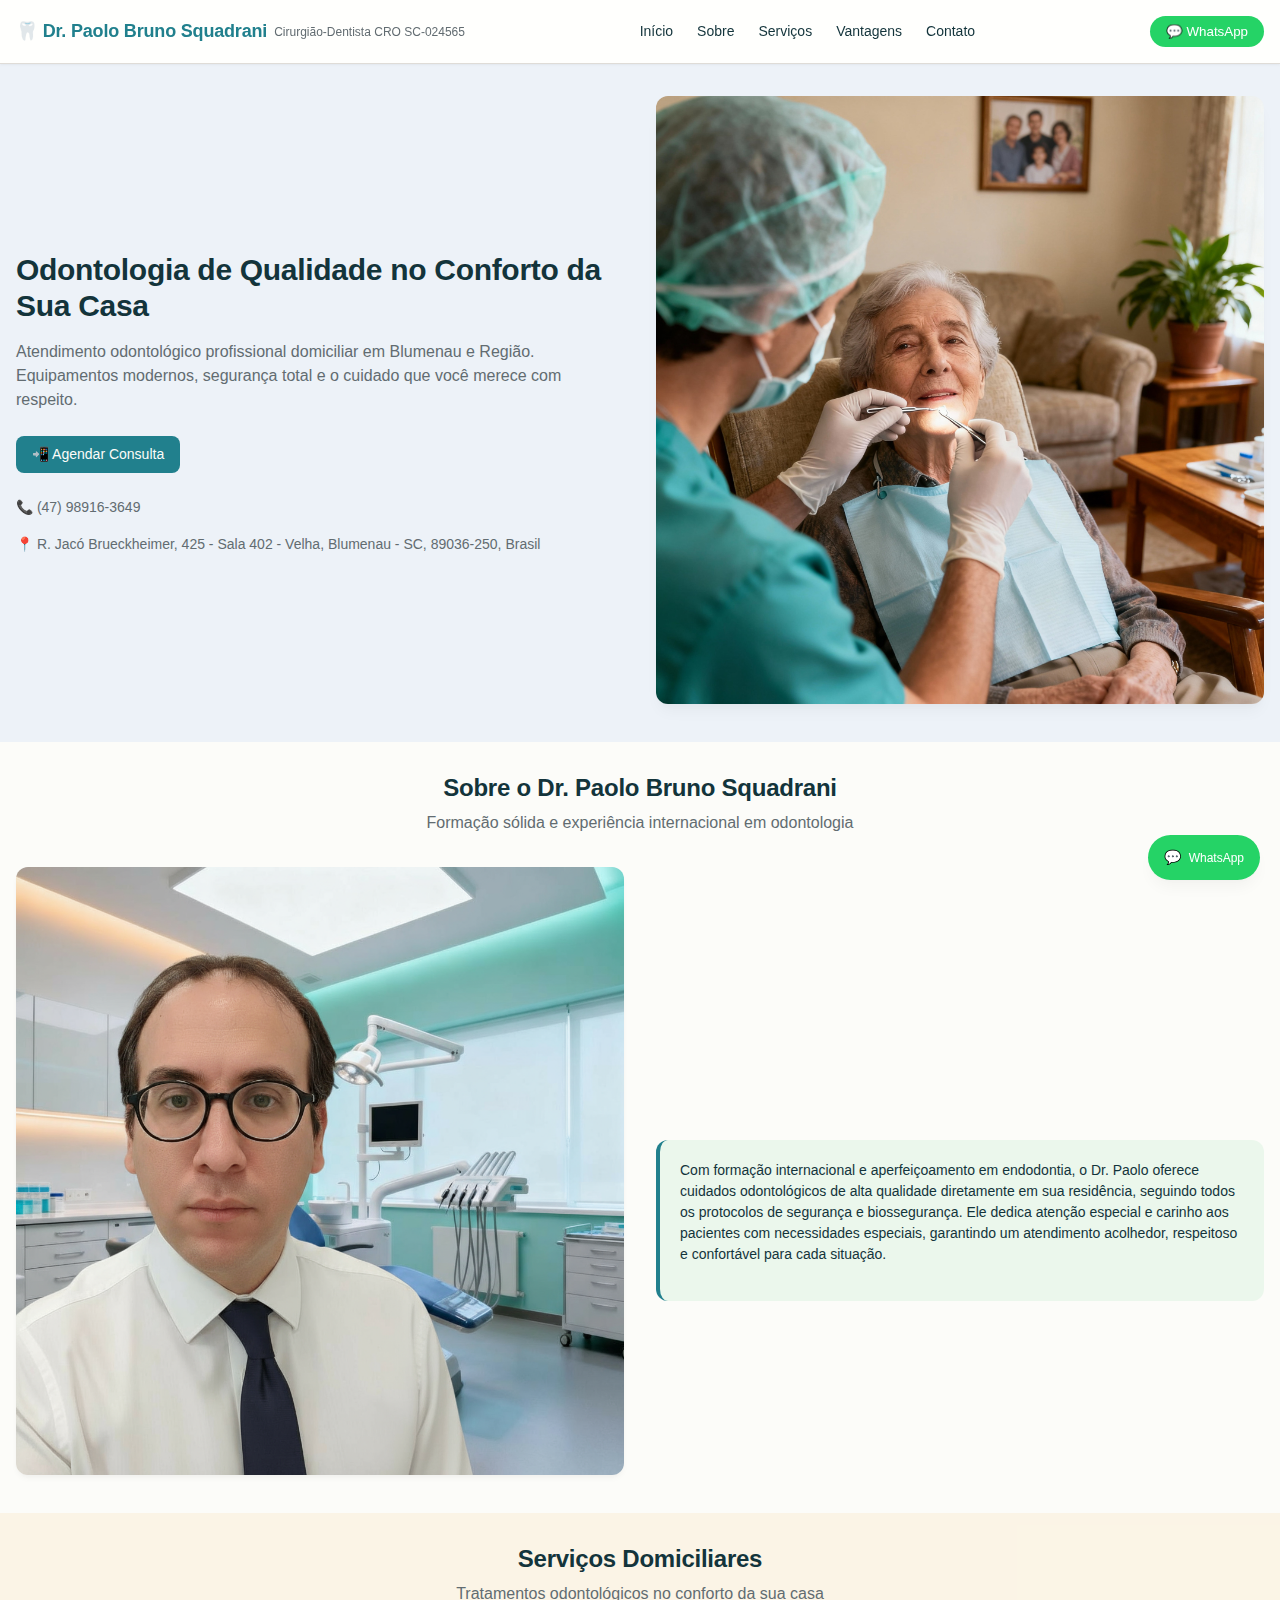
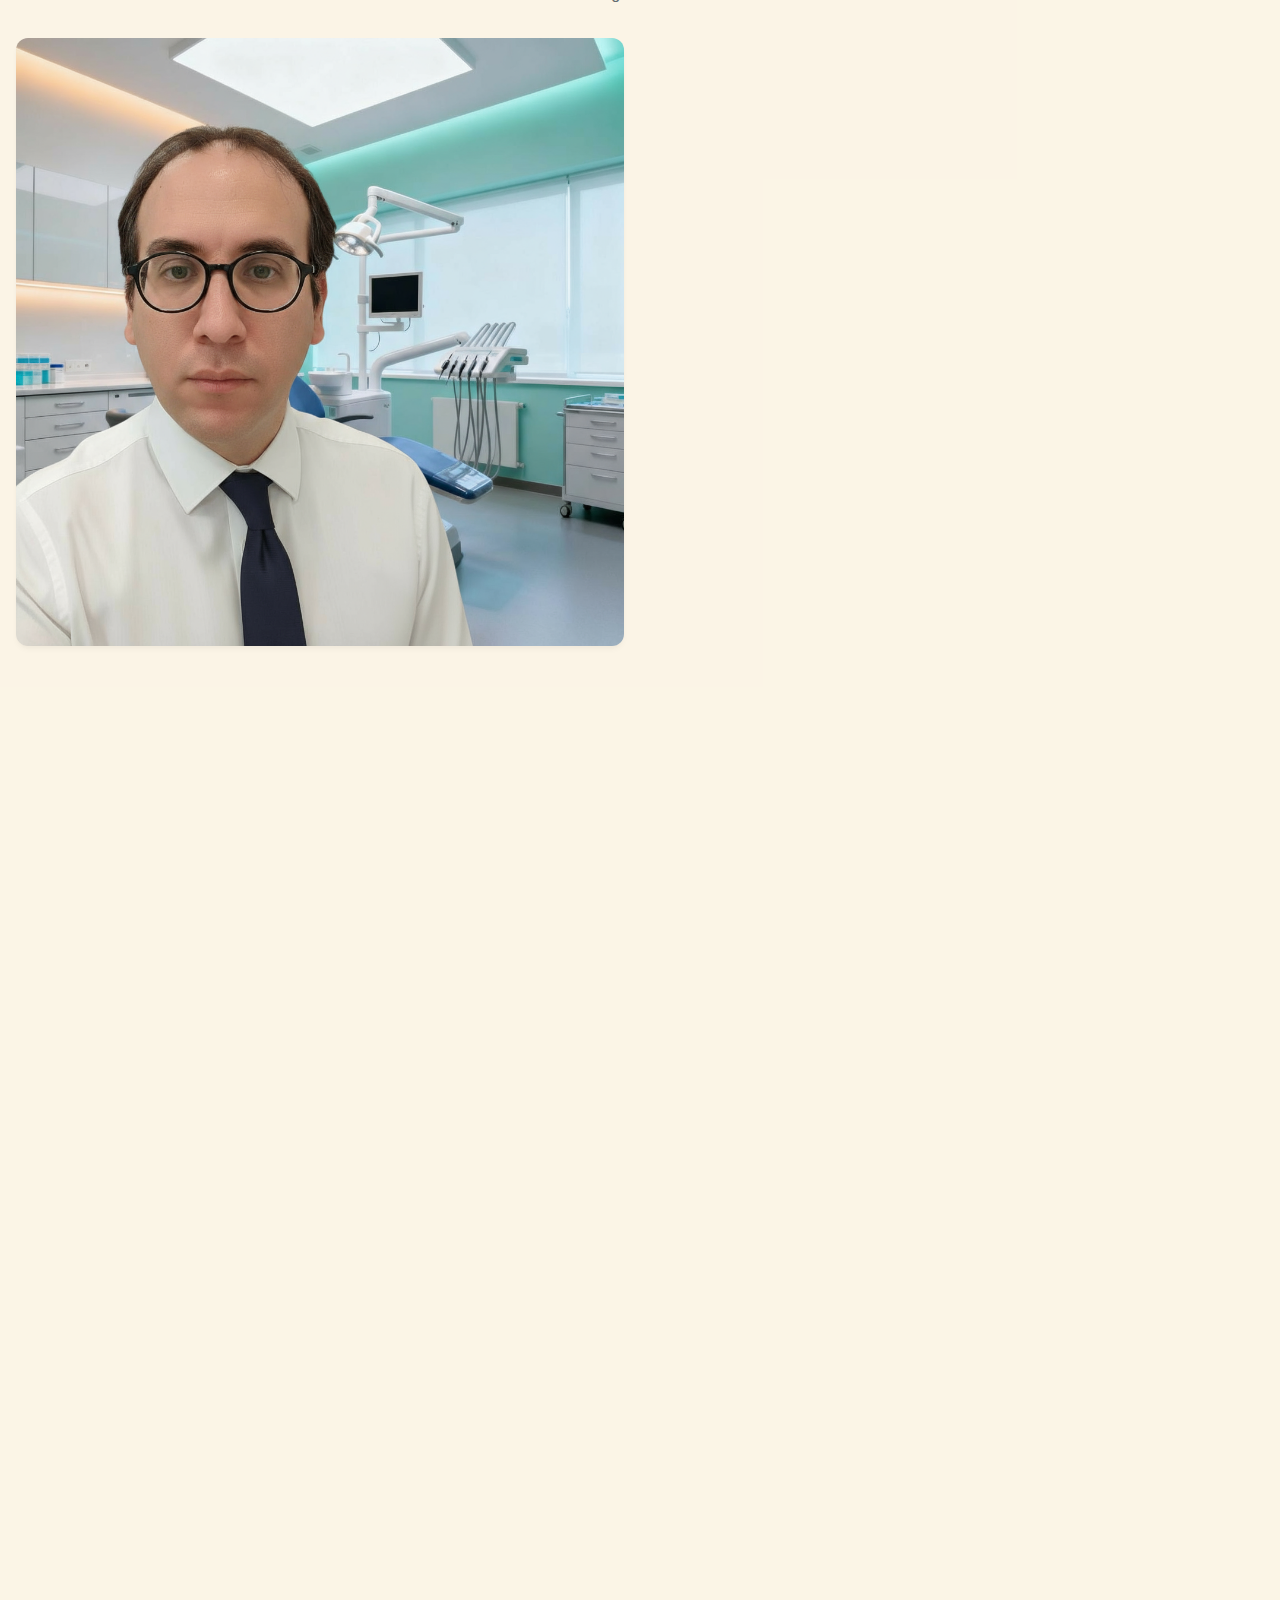
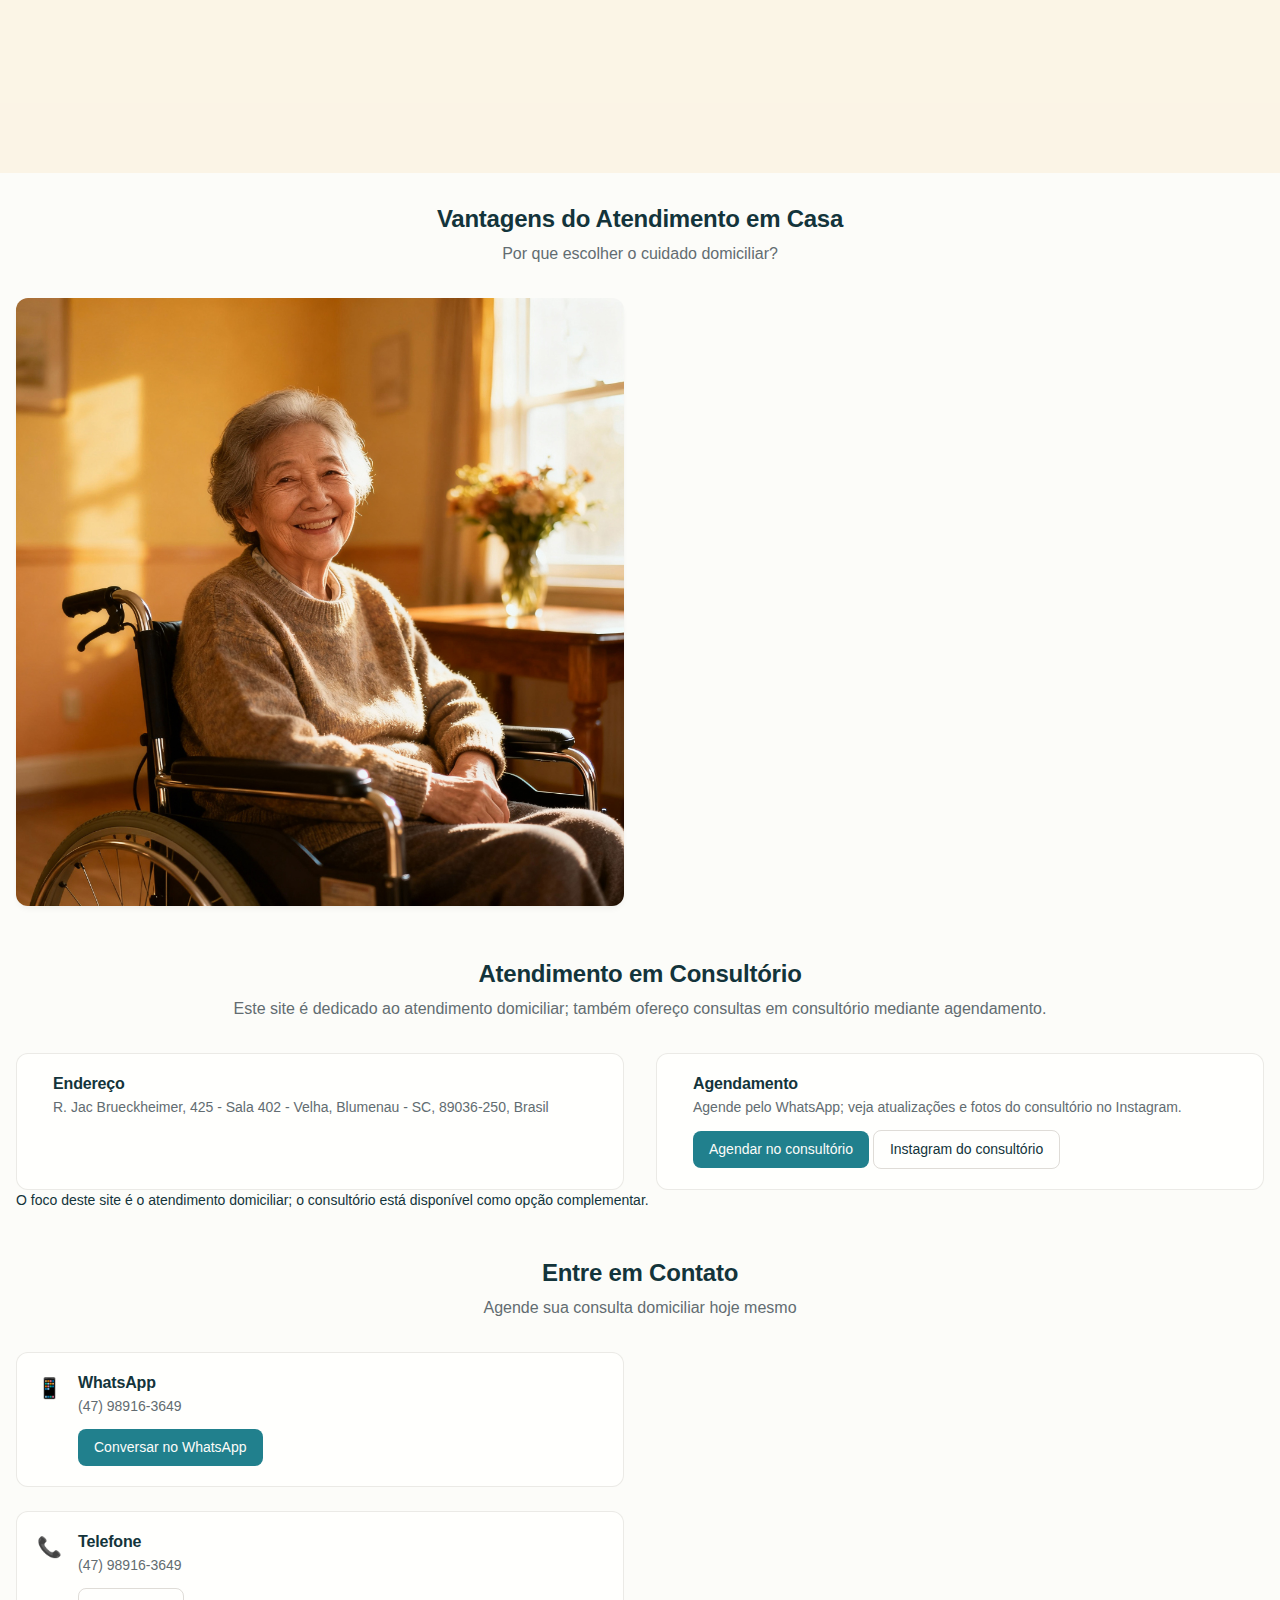
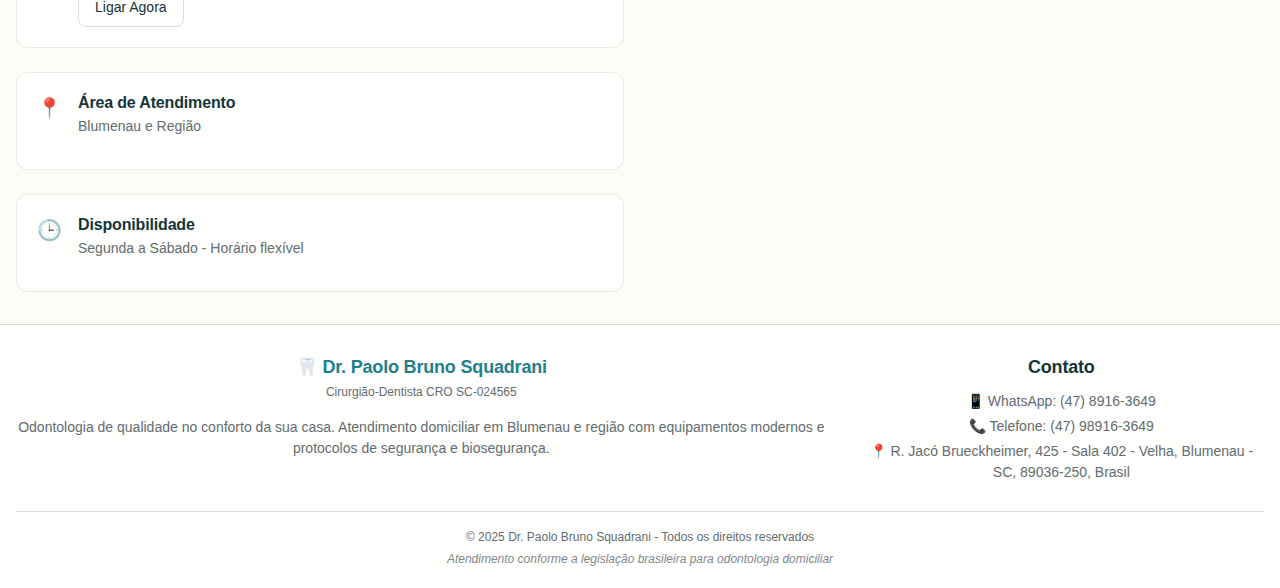
<file: index.html>
<!DOCTYPE html>
<html lang="pt-BR">
<head>
    <meta charset="UTF-8">
    <meta name="viewport" content="width=device-width, initial-scale=1.0">
    <title>Dr. Paolo Bruno Squadrani - Odontologia Domiciliar em Blumenau</title>
    <meta name="description" content="Cirurgião-Dentista especializado em atendimento domiciliar em Blumenau e região. Comodidade e qualidade no cuidado da sua saúde bucal.">
    <link rel="stylesheet" href="style.css">
</head>
<body>
    <!-- Header -->
    <header class="header">
        <div class="container">
            <div class="header-content">
                <div class="logo">
                    <h1 class="logo-text">🦷 Dr. Paolo Bruno Squadrani</h1>
                    <p class="logo-subtitle">Cirurgião-Dentista CRO SC-024565</p>
                </div>
                <nav class="nav">
                    <a href="#inicio" class="nav-link">Início</a>
                    <a href="#sobre" class="nav-link">Sobre</a>
                    <a href="#servicos" class="nav-link">Serviços</a>
                    <a href="#vantagens" class="nav-link">Vantagens</a>
                    <a href="#contato" class="nav-link">Contato</a>
                </nav>
                <button class="whatsapp-btn" onclick="openWhatsApp('domicilio')">
                    💬 WhatsApp
                </button>
            </div>
        </div>
    </header>

    <!-- Hero Section -->
    <section id="inicio" class="hero">
        <div class="container">
            <div class="hero-content">
                <div class="hero-text">
                    <h2 class="hero-title">Odontologia de Qualidade no Conforto da Sua Casa</h2>
                    <p class="hero-description">
                        Atendimento odontológico profissional domiciliar em Blumenau e Região. 
                        Equipamentos modernos, segurança total e o cuidado que você merece com respeito.
                    </p>
                    <div class="hero-buttons">
                        <button class="btn btn--primary" onclick="openWhatsApp('domicilio')">
                            📲 Agendar Consulta
                        </button>
                        
                    </div>
                    <div class="hero-contact">
                        <span class="contact-info">📞 (47) 98916-3649</span>
                    </div>
                    </p>
                    <div class="hero-contact">
                        <span class="coverage">📍 R. Jacó Brueckheimer, 425 - Sala 402 - Velha, Blumenau - SC, 89036-250, Brasil</span>
                    </div>
                </div>
                <div class="hero-image">
                    <img src="/idoso-casa.png" alt="Atendimento odontológico confortável em casa" class="hero-img">
                </div>
            </div>
        </div>
    </section>

    <!-- Sobre o Dr. Paolo -->
    <section id="sobre" class="about">
        <div class="container">
            <div class="section-header">
                <h2 class="section-title">Sobre o Dr. Paolo Bruno Squadrani</h2>
                <p class="section-subtitle">Formação sólida e experiência internacional em odontologia</p>
            </div>
            <div class="about-content">
                <div class="about-image">
                    <img src="/Foto saude coworking.png" alt="Dr. Paolo" class="about-img">
                </div>
                <div class="about-info">
                    <div class="credentials">
                        <div class="credential-item">
                            <div class="credential-icon">🎓</div>
                            <div class="credential-text">
                                <h3>Formação Acadêmica</h3>
                                <p>Graduado pela renomada Università degli Studi di Firenze, Itália</p>
                            </div>
                        </div>
                        <div class="credential-item">
                            <div class="credential-icon">🏛️</div>
                            <div class="credential-text">
                                <h3>Revalidação no Brasil</h3>
                                <p>Diploma revalidado pela Universidade FURB - Blumenau (Dezembro 2024)</p>
                            </div>
                        </div>
                        <div class="credential-item">
                            <div class="credential-icon">🌍</div>
                            <div class="credential-text">
                                <h3>Experiência Internacional</h3>
                                <p>1 ano acadêmico de experiência em Antalya, Turquia - Parodontologia e Cirurgia Oral</p>
                            </div>
                        </div>
                        <div class="credential-item">
                            <div class="credential-icon">📜</div>
                            <div class="credential-text">
                                <h3>Especialização</h3>
                                <p>Aperfeiçoamento em Endodontia - IOA Blumenau (Setembro 2025)</p>
                            </div>
                        </div>
                    </div>
                    <div class="about-description">
                        <p>Com formação internacional e aperfeiçoamento em endodontia, o Dr. Paolo oferece cuidados odontológicos de alta qualidade diretamente em sua residência, seguindo todos os protocolos de segurança e biossegurança. Ele dedica atenção especial e carinho aos pacientes com necessidades especiais, garantindo um atendimento acolhedor, respeitoso e confortável para cada situação.</p>
                    </div>
                </div>
            </div>
        </div>
    </section>

    <!-- Serviços Domiciliares -->
    <section id="servicos" class="services">
        <div class="container">
            <div class="section-header">
                <h2 class="section-title">Serviços Domiciliares</h2>
                <p class="section-subtitle">Tratamentos odontológicos no conforto da sua casa</p>
            </div>
            <div class="about-content">
                <div class="about-image">
                    <img src="/Foto saude coworking.png" alt="Dr. Paolo" class="about-img">
            <div class="services-grid">
                <div class="service-card">
                    <div class="service-icon">🦷</div>
                    <h3 class="service-title">Consultas e Avaliações</h3>
                    <p class="service-description">Exame clínico completo e diagnóstico no conforto da sua casa</p>
                </div>
                <div class="service-card">
                    <div class="service-icon">✨</div>
                    <h3 class="service-title">Limpeza e Profilaxia</h3>
                    <p class="service-description">Remoção de tártaro e placa bacteriana com equipamentos portáteis</p>
                </div>
                <div class="service-card">
                    <div class="service-icon">🚨</div>
                    <h3 class="service-title">Urgências Odontológicas</h3>
                    <p class="service-description">Atendimento rápido para dores e emergências dentárias</p>
                </div>
                <div class="service-card">
                    <div class="service-icon">🔧</div>
                    <h3 class="service-title">Tratamentos Restauradores</h3>
                    <p class="service-description">Obturações e pequenos reparos dentários</p>
                </div>
                <div class="service-card">
                    <div class="service-icon">🪥</div>
                    <h3 class="service-title">Orientações de Higiene</h3>
                    <p class="service-description">Ensino personalizado de técnicas de escovação e cuidados</p>
                </div>
                <div class="service-card">
                    <div class="service-icon">❤️</div>
                    <h3 class="service-title">Acompanhamento Especial</h3>
                    <p class="service-description">Cuidados para idosos e pacientes com mobilidade reduzida</p>
                </div>
            </div>
        </div>
    </section>

    <!-- Vantagens -->
    <section id="vantagens" class="advantages">
        <div class="container">
            <div class="section-header">
                <h2 class="section-title">Vantagens do Atendimento em Casa</h2>
                <p class="section-subtitle">Por que escolher o cuidado domiciliar?</p>
            </div>
            <div class="advantages-content">
                <div class="advantages-image">
                    <img src="/idoso-casa-2.png" alt="Idoso em casa" class="advantages-img">
                </div>
                <div class="advantages-grid">
                    <div class="advantage-item">
                        <div class="advantage-icon">🏠</div>
                        <h3>Comodidade Total</h3>
                        <p>Atendimento no conforto e segurança da sua casa</p>
                    </div>
                    <div class="advantage-item">
                        <div class="advantage-icon">⚙️</div>
                        <h3>Equipamentos Modernos</h3>
                        <p>Tecnologia portátil de última geração</p>
                    </div>
                    <div class="advantage-item">
                        <div class="advantage-icon">😌</div>
                        <h3>Ambiente Familiar</h3>
                        <p>Reduz ansiedade e stress, especialmente em crianças e idosos com necessidades especiais</p>
                    </div>
                    <div class="advantage-item">
                        <div class="advantage-icon">⏰</div>
                        <h3>Horário Flexível</h3>
                        <p>Agendamento adaptado à sua rotina</p>
                    </div>
                    <div class="advantage-item">
                        <div class="advantage-icon">🛡️</div>
                        <h3>Segurança Sanitária</h3>
                        <p>Protocolos rigorosos de biossegurança</p>
                    </div>
                    <div class="advantage-item">
                        <div class="advantage-icon">👨‍⚕️</div>
                        <h3>Atendimento Personalizado</h3>
                        <p>Cuidado individual e dedicado</p>
                    </div>
                </div>
            </div>
        </div>
    </section>

</p>    
</p>
<!-- Atendimento em Consultório -->
<section id="estudio" class="studio">
  <div class="container">
    <div class="section-header">
      <h2 class="section-title">Atendimento em Consultório</h2>
      <p class="section-subtitle">
        Este site é dedicado ao atendimento domiciliar; também ofereço consultas em consultório mediante agendamento.
      </p>
    </div>

    <div class="studio-content">
      <div class="contact-content">
        <div class="contact-item">
          <div class="contact-icon"></div>
          <div class="contact-text">
            <h3>Endereço</h3>
            <p>R. Jac Brueckheimer, 425 - Sala 402 - Velha, Blumenau - SC, 89036-250, Brasil</p>
          </div>
        </div>

        <div class="contact-item">
          <div class="contact-icon"></div>
          <div class="contact-text">
            <h3>Agendamento</h3>
            <p>Agende pelo WhatsApp; veja atualizações e fotos do consultório no Instagram.</p>
            <div>
              <button class="btn btn--primary" onclick="openWhatsApp('consultorio')">Agendar no consultório</button> 
              <a href="https://www.instagram.com/dr.paolo.bruno/" 
                 target="_blank" 
                 rel="noopener" 
                 class="btn btn--outline"
                 aria-label="Abrir Instagram do consultório">
                Instagram do consultório
              </a>
            </div>
          </div>
        </div>
      </div>

      <p class="section-note">
        O foco deste site é o atendimento domiciliar; o consultório está disponível como opção complementar.
      </p>
    </div>
  </div>
</section>

    <!-- Contato -->
<section id="contato" class="contact">
  <div class="container">
    <div class="section-header">
      <h2 class="section-title">Entre em Contato</h2>
      <p class="section-subtitle">Agende sua consulta domiciliar hoje mesmo</p>
    </div>

    <div class="contact-content">
      <!-- Info -->
      <div class="contact-info">
        <div class="contact-item">
          <div class="contact-icon">📱</div>
          <div class="contact-text">
            <h3>WhatsApp</h3>
            <p>(47) 98916-3649</p>
            <button type="button" class="btn btn--primary" onclick="openWhatsApp('domicilio')">
              Conversar no WhatsApp
            </button>
          </div>
        </div>

        <div class="contact-item">
          <div class="contact-icon">📞</div>
          <div class="contact-text">
            <h3>Telefone</h3>
            <p>(47) 98916-3649</p>
            <a href="tel:+5547989163649" class="btn btn--outline">Ligar Agora</a>
          </div>
        </div>

        <div class="contact-item">
          <div class="contact-icon">📍</div>
          <div class="contact-text">
            <h3>Área de Atendimento</h3>
            <p>Blumenau e Região</p>
          </div>
        </div>

        <div class="contact-item">
          <div class="contact-icon">🕒</div>
          <div class="contact-text">
            <h3>Disponibilidade</h3>
            <p>Segunda a Sábado - Horário flexível</p>
          </div>
        </div>
      </div>
    </section>

    <!-- Footer -->
    <footer class="footer">
        <div class="container">
            <div class="footer-content">
                <div class="footer-info">
                    <div class="footer-logo">
                        <h3>🦷 Dr. Paolo Bruno Squadrani</h3>
                        <p>Cirurgião-Dentista CRO SC-024565</p>
                    </div>
                    <p class="footer-description">
                        Odontologia de qualidade no conforto da sua casa. Atendimento domiciliar em Blumenau e região com equipamentos modernos e protocolos de segurança e biosegurança.
                    </p>
                </div>
                <div class="footer-contact">
                    <h4>Contato</h4>
                    <p>📱 WhatsApp: (47) 8916-3649</p>
                    <p>📞 Telefone: (47) 98916-3649</p>
                    <p>📍 R. Jacó Brueckheimer, 425 - Sala 402 - Velha, Blumenau - SC, 89036-250, Brasil</p>
                </div>
            </div>
            <div class="footer-bottom">
                <p>&copy; 2025 Dr. Paolo Bruno Squadrani - Todos os direitos reservados</p>
                <p class="footer-legal">Atendimento conforme a legislação brasileira para odontologia domiciliar</p>
            </div>
        </div>
    </footer>

    <!-- WhatsApp Float Button -->
    <div class="whatsapp-float" onclick="openWhatsApp('domicilio')">
        <div class="whatsapp-icon">💬</div>
        <div class="whatsapp-text">WhatsApp</div>
    </div>

    <script src="app.js"></script>

<script>
  function openWhatsApp(tipo = 'domicilio') {
    const phone = '5547989163649';
    const msgs = {
      domicilio: 'Olá Dr. Paolo! Gostaria de agendar uma consulta domiciliar.',
      consultorio: 'Olá Dr. Paolo! Gostaria de agendar uma consulta no consultório.'
    };
    const text = encodeURIComponent(msgs[tipo] || msgs.domicilio);
    window.open(`https://wa.me/${phone}?text=${text}`, '_blank');
  }
</script>

</body>
</html>
</file>
<file: style.css>
:root {
  /* Primitive Color Tokens */
  --color-white: rgba(255, 255, 255, 1);
  --color-black: rgba(0, 0, 0, 1);
  --color-cream-50: rgba(252, 252, 249, 1);
  --color-cream-100: rgba(255, 255, 253, 1);
  --color-gray-200: rgba(245, 245, 245, 1);
  --color-gray-300: rgba(167, 169, 169, 1);
  --color-gray-400: rgba(119, 124, 124, 1);
  --color-slate-500: rgba(98, 108, 113, 1);
  --color-brown-600: rgba(94, 82, 64, 1);
  --color-charcoal-700: rgba(31, 33, 33, 1);
  --color-charcoal-800: rgba(38, 40, 40, 1);
  --color-slate-900: rgba(19, 52, 59, 1);
  --color-teal-300: rgba(50, 184, 198, 1);
  --color-teal-400: rgba(45, 166, 178, 1);
  --color-teal-500: rgba(33, 128, 141, 1);
  --color-teal-600: rgba(29, 116, 128, 1);
  --color-teal-700: rgba(26, 104, 115, 1);
  --color-teal-800: rgba(41, 150, 161, 1);
  --color-red-400: rgba(255, 84, 89, 1);
  --color-red-500: rgba(192, 21, 47, 1);
  --color-orange-400: rgba(230, 129, 97, 1);
  --color-orange-500: rgba(168, 75, 47, 1);

  /* RGB versions for opacity control */
  --color-brown-600-rgb: 94, 82, 64;
  --color-teal-500-rgb: 33, 128, 141;
  --color-slate-900-rgb: 19, 52, 59;
  --color-slate-500-rgb: 98, 108, 113;
  --color-red-500-rgb: 192, 21, 47;
  --color-red-400-rgb: 255, 84, 89;
  --color-orange-500-rgb: 168, 75, 47;
  --color-orange-400-rgb: 230, 129, 97;

  /* Background color tokens (Light Mode) */
  --color-bg-1: rgba(59, 130, 246, 0.08); /* Light blue */
  --color-bg-2: rgba(245, 158, 11, 0.08); /* Light yellow */
  --color-bg-3: rgba(34, 197, 94, 0.08); /* Light green */
  --color-bg-4: rgba(239, 68, 68, 0.08); /* Light red */
  --color-bg-5: rgba(147, 51, 234, 0.08); /* Light purple */
  --color-bg-6: rgba(249, 115, 22, 0.08); /* Light orange */
  --color-bg-7: rgba(236, 72, 153, 0.08); /* Light pink */
  --color-bg-8: rgba(6, 182, 212, 0.08); /* Light cyan */

  /* Semantic Color Tokens (Light Mode) */
  --color-background: var(--color-cream-50);
  --color-surface: var(--color-cream-100);
  --color-text: var(--color-slate-900);
  --color-text-secondary: var(--color-slate-500);
  --color-primary: var(--color-teal-500);
  --color-primary-hover: var(--color-teal-600);
  --color-primary-active: var(--color-teal-700);
  --color-secondary: rgba(var(--color-brown-600-rgb), 0.12);
  --color-secondary-hover: rgba(var(--color-brown-600-rgb), 0.2);
  --color-secondary-active: rgba(var(--color-brown-600-rgb), 0.25);
  --color-border: rgba(var(--color-brown-600-rgb), 0.2);
  --color-btn-primary-text: var(--color-cream-50);
  --color-card-border: rgba(var(--color-brown-600-rgb), 0.12);
  --color-card-border-inner: rgba(var(--color-brown-600-rgb), 0.12);
  --color-error: var(--color-red-500);
  --color-success: var(--color-teal-500);
  --color-warning: var(--color-orange-500);
  --color-info: var(--color-slate-500);
  --color-focus-ring: rgba(var(--color-teal-500-rgb), 0.4);
  --color-select-caret: rgba(var(--color-slate-900-rgb), 0.8);

  /* Common style patterns */
  --focus-ring: 0 0 0 3px var(--color-focus-ring);
  --focus-outline: 2px solid var(--color-primary);
  --status-bg-opacity: 0.15;
  --status-border-opacity: 0.25;
  --select-caret-light: url("data:image/svg+xml,%3Csvg xmlns='http://www.w3.org/2000/svg' width='16' height='16' viewBox='0 0 24 24' fill='none' stroke='%23134252' stroke-width='2' stroke-linecap='round' stroke-linejoin='round'%3E%3Cpolyline points='6 9 12 15 18 9'%3E%3C/polyline%3E%3C/svg%3E");
  --select-caret-dark: url("data:image/svg+xml,%3Csvg xmlns='http://www.w3.org/2000/svg' width='16' height='16' viewBox='0 0 24 24' fill='none' stroke='%23f5f5f5' stroke-width='2' stroke-linecap='round' stroke-linejoin='round'%3E%3Cpolyline points='6 9 12 15 18 9'%3E%3C/polyline%3E%3C/svg%3E");

  /* RGB versions for opacity control */
  --color-success-rgb: 33, 128, 141;
  --color-error-rgb: 192, 21, 47;
  --color-warning-rgb: 168, 75, 47;
  --color-info-rgb: 98, 108, 113;

  /* Typography */
  --font-family-base: "FKGroteskNeue", "Geist", "Inter", -apple-system,
    BlinkMacSystemFont, "Segoe UI", Roboto, sans-serif;
  --font-family-mono: "Berkeley Mono", ui-monospace, SFMono-Regular, Menlo,
    Monaco, Consolas, monospace;
  --font-size-xs: 11px;
  --font-size-sm: 12px;
  --font-size-base: 14px;
  --font-size-md: 14px;
  --font-size-lg: 16px;
  --font-size-xl: 18px;
  --font-size-2xl: 20px;
  --font-size-3xl: 24px;
  --font-size-4xl: 30px;
  --font-weight-normal: 400;
  --font-weight-medium: 500;
  --font-weight-semibold: 550;
  --font-weight-bold: 600;
  --line-height-tight: 1.2;
  --line-height-normal: 1.5;
  --letter-spacing-tight: -0.01em;

  /* Spacing */
  --space-0: 0;
  --space-1: 1px;
  --space-2: 2px;
  --space-4: 4px;
  --space-6: 6px;
  --space-8: 8px;
  --space-10: 10px;
  --space-12: 12px;
  --space-16: 16px;
  --space-20: 20px;
  --space-24: 24px;
  --space-32: 32px;

  /* Border Radius */
  --radius-sm: 6px;
  --radius-base: 8px;
  --radius-md: 10px;
  --radius-lg: 12px;
  --radius-full: 9999px;

  /* Shadows */
  --shadow-xs: 0 1px 2px rgba(0, 0, 0, 0.02);
  --shadow-sm: 0 1px 3px rgba(0, 0, 0, 0.04), 0 1px 2px rgba(0, 0, 0, 0.02);
  --shadow-md: 0 4px 6px -1px rgba(0, 0, 0, 0.04),
    0 2px 4px -1px rgba(0, 0, 0, 0.02);
  --shadow-lg: 0 10px 15px -3px rgba(0, 0, 0, 0.04),
    0 4px 6px -2px rgba(0, 0, 0, 0.02);
  --shadow-inset-sm: inset 0 1px 0 rgba(255, 255, 255, 0.15),
    inset 0 -1px 0 rgba(0, 0, 0, 0.03);

  /* Animation */
  --duration-fast: 150ms;
  --duration-normal: 250ms;
  --ease-standard: cubic-bezier(0.16, 1, 0.3, 1);

  /* Layout */
  --container-sm: 640px;
  --container-md: 768px;
  --container-lg: 1024px;
  --container-xl: 1280px;
}

/* Dark mode colors */
@media (prefers-color-scheme: dark) {
  :root {
    /* RGB versions for opacity control (Dark Mode) */
    --color-gray-400-rgb: 119, 124, 124;
    --color-teal-300-rgb: 50, 184, 198;
    --color-gray-300-rgb: 167, 169, 169;
    --color-gray-200-rgb: 245, 245, 245;

    /* Background color tokens (Dark Mode) */
    --color-bg-1: rgba(29, 78, 216, 0.15); /* Dark blue */
    --color-bg-2: rgba(180, 83, 9, 0.15); /* Dark yellow */
    --color-bg-3: rgba(21, 128, 61, 0.15); /* Dark green */
    --color-bg-4: rgba(185, 28, 28, 0.15); /* Dark red */
    --color-bg-5: rgba(107, 33, 168, 0.15); /* Dark purple */
    --color-bg-6: rgba(194, 65, 12, 0.15); /* Dark orange */
    --color-bg-7: rgba(190, 24, 93, 0.15); /* Dark pink */
    --color-bg-8: rgba(8, 145, 178, 0.15); /* Dark cyan */

    /* Semantic Color Tokens (Dark Mode) */
    --color-background: var(--color-charcoal-700);
    --color-surface: var(--color-charcoal-800);
    --color-text: var(--color-gray-200);
    --color-text-secondary: rgba(var(--color-gray-300-rgb), 0.7);
    --color-primary: var(--color-teal-300);
    --color-primary-hover: var(--color-teal-400);
    --color-primary-active: var(--color-teal-800);
    --color-secondary: rgba(var(--color-gray-400-rgb), 0.15);
    --color-secondary-hover: rgba(var(--color-gray-400-rgb), 0.25);
    --color-secondary-active: rgba(var(--color-gray-400-rgb), 0.3);
    --color-border: rgba(var(--color-gray-400-rgb), 0.3);
    --color-error: var(--color-red-400);
    --color-success: var(--color-teal-300);
    --color-warning: var(--color-orange-400);
    --color-info: var(--color-gray-300);
    --color-focus-ring: rgba(var(--color-teal-300-rgb), 0.4);
    --color-btn-primary-text: var(--color-slate-900);
    --color-card-border: rgba(var(--color-gray-400-rgb), 0.2);
    --color-card-border-inner: rgba(var(--color-gray-400-rgb), 0.15);
    --shadow-inset-sm: inset 0 1px 0 rgba(255, 255, 255, 0.1),
      inset 0 -1px 0 rgba(0, 0, 0, 0.15);
    --button-border-secondary: rgba(var(--color-gray-400-rgb), 0.2);
    --color-border-secondary: rgba(var(--color-gray-400-rgb), 0.2);
    --color-select-caret: rgba(var(--color-gray-200-rgb), 0.8);

    /* Common style patterns - updated for dark mode */
    --focus-ring: 0 0 0 3px var(--color-focus-ring);
    --focus-outline: 2px solid var(--color-primary);
    --status-bg-opacity: 0.15;
    --status-border-opacity: 0.25;
    --select-caret-light: url("data:image/svg+xml,%3Csvg xmlns='http://www.w3.org/2000/svg' width='16' height='16' viewBox='0 0 24 24' fill='none' stroke='%23134252' stroke-width='2' stroke-linecap='round' stroke-linejoin='round'%3E%3Cpolyline points='6 9 12 15 18 9'%3E%3C/polyline%3E%3C/svg%3E");
    --select-caret-dark: url("data:image/svg+xml,%3Csvg xmlns='http://www.w3.org/2000/svg' width='16' height='16' viewBox='0 0 24 24' fill='none' stroke='%23f5f5f5' stroke-width='2' stroke-linecap='round' stroke-linejoin='round'%3E%3Cpolyline points='6 9 12 15 18 9'%3E%3C/polyline%3E%3C/svg%3E");

    /* RGB versions for dark mode */
    --color-success-rgb: var(--color-teal-300-rgb);
    --color-error-rgb: var(--color-red-400-rgb);
    --color-warning-rgb: var(--color-orange-400-rgb);
    --color-info-rgb: var(--color-gray-300-rgb);
  }
}

/* Data attribute for manual theme switching */
[data-color-scheme="dark"] {
  /* RGB versions for opacity control (dark mode) */
  --color-gray-400-rgb: 119, 124, 124;
  --color-teal-300-rgb: 50, 184, 198;
  --color-gray-300-rgb: 167, 169, 169;
  --color-gray-200-rgb: 245, 245, 245;

  /* Colorful background palette - Dark Mode */
  --color-bg-1: rgba(29, 78, 216, 0.15); /* Dark blue */
  --color-bg-2: rgba(180, 83, 9, 0.15); /* Dark yellow */
  --color-bg-3: rgba(21, 128, 61, 0.15); /* Dark green */
  --color-bg-4: rgba(185, 28, 28, 0.15); /* Dark red */
  --color-bg-5: rgba(107, 33, 168, 0.15); /* Dark purple */
  --color-bg-6: rgba(194, 65, 12, 0.15); /* Dark orange */
  --color-bg-7: rgba(190, 24, 93, 0.15); /* Dark pink */
  --color-bg-8: rgba(8, 145, 178, 0.15); /* Dark cyan */

  /* Semantic Color Tokens (Dark Mode) */
  --color-background: var(--color-charcoal-700);
  --color-surface: var(--color-charcoal-800);
  --color-text: var(--color-gray-200);
  --color-text-secondary: rgba(var(--color-gray-300-rgb), 0.7);
  --color-primary: var(--color-teal-300);
  --color-primary-hover: var(--color-teal-400);
  --color-primary-active: var(--color-teal-800);
  --color-secondary: rgba(var(--color-gray-400-rgb), 0.15);
  --color-secondary-hover: rgba(var(--color-gray-400-rgb), 0.25);
  --color-secondary-active: rgba(var(--color-gray-400-rgb), 0.3);
  --color-border: rgba(var(--color-gray-400-rgb), 0.3);
  --color-error: var(--color-red-400);
  --color-success: var(--color-teal-300);
  --color-warning: var(--color-orange-400);
  --color-info: var(--color-gray-300);
  --color-focus-ring: rgba(var(--color-teal-300-rgb), 0.4);
  --color-btn-primary-text: var(--color-slate-900);
  --color-card-border: rgba(var(--color-gray-400-rgb), 0.15);
  --color-card-border-inner: rgba(var(--color-gray-400-rgb), 0.15);
  --shadow-inset-sm: inset 0 1px 0 rgba(255, 255, 255, 0.1),
    inset 0 -1px 0 rgba(0, 0, 0, 0.15);
  --color-border-secondary: rgba(var(--color-gray-400-rgb), 0.2);
  --color-select-caret: rgba(var(--color-gray-200-rgb), 0.8);

  /* Common style patterns - updated for dark mode */
  --focus-ring: 0 0 0 3px var(--color-focus-ring);
  --focus-outline: 2px solid var(--color-primary);
  --status-bg-opacity: 0.15;
  --status-border-opacity: 0.25;
  --select-caret-light: url("data:image/svg+xml,%3Csvg xmlns='http://www.w3.org/2000/svg' width='16' height='16' viewBox='0 0 24 24' fill='none' stroke='%23134252' stroke-width='2' stroke-linecap='round' stroke-linejoin='round'%3E%3Cpolyline points='6 9 12 15 18 9'%3E%3C/polyline%3E%3C/svg%3E");
  --select-caret-dark: url("data:image/svg+xml,%3Csvg xmlns='http://www.w3.org/2000/svg' width='16' height='16' viewBox='0 0 24 24' fill='none' stroke='%23f5f5f5' stroke-width='2' stroke-linecap='round' stroke-linejoin='round'%3E%3Cpolyline points='6 9 12 15 18 9'%3E%3C/polyline%3E%3C/svg%3E");

  /* RGB versions for dark mode */
  --color-success-rgb: var(--color-teal-300-rgb);
  --color-error-rgb: var(--color-red-400-rgb);
  --color-warning-rgb: var(--color-orange-400-rgb);
  --color-info-rgb: var(--color-gray-300-rgb);
}

[data-color-scheme="light"] {
  /* RGB versions for opacity control (light mode) */
  --color-brown-600-rgb: 94, 82, 64;
  --color-teal-500-rgb: 33, 128, 141;
  --color-slate-900-rgb: 19, 52, 59;

  /* Semantic Color Tokens (Light Mode) */
  --color-background: var(--color-cream-50);
  --color-surface: var(--color-cream-100);
  --color-text: var(--color-slate-900);
  --color-text-secondary: var(--color-slate-500);
  --color-primary: var(--color-teal-500);
  --color-primary-hover: var(--color-teal-600);
  --color-primary-active: var(--color-teal-700);
  --color-secondary: rgba(var(--color-brown-600-rgb), 0.12);
  --color-secondary-hover: rgba(var(--color-brown-600-rgb), 0.2);
  --color-secondary-active: rgba(var(--color-brown-600-rgb), 0.25);
  --color-border: rgba(var(--color-brown-600-rgb), 0.2);
  --color-btn-primary-text: var(--color-cream-50);
  --color-card-border: rgba(var(--color-brown-600-rgb), 0.12);
  --color-card-border-inner: rgba(var(--color-brown-600-rgb), 0.12);
  --color-error: var(--color-red-500);
  --color-success: var(--color-teal-500);
  --color-warning: var(--color-orange-500);
  --color-info: var(--color-slate-500);
  --color-focus-ring: rgba(var(--color-teal-500-rgb), 0.4);

  /* RGB versions for light mode */
  --color-success-rgb: var(--color-teal-500-rgb);
  --color-error-rgb: var(--color-red-500-rgb);
  --color-warning-rgb: var(--color-orange-500-rgb);
  --color-info-rgb: var(--color-slate-500-rgb);
}

/* Base styles */
html {
  font-size: var(--font-size-base);
  font-family: var(--font-family-base);
  line-height: var(--line-height-normal);
  color: var(--color-text);
  background-color: var(--color-background);
  -webkit-font-smoothing: antialiased;
  box-sizing: border-box;
}

body {
  margin: 0;
  padding: 0;
}

*,
*::before,
*::after {
  box-sizing: inherit;
}

/* Typography */
h1,
h2,
h3,
h4,
h5,
h6 {
  margin: 0;
  font-weight: var(--font-weight-semibold);
  line-height: var(--line-height-tight);
  color: var(--color-text);
  letter-spacing: var(--letter-spacing-tight);
}

h1 {
  font-size: var(--font-size-4xl);
}
h2 {
  font-size: var(--font-size-3xl);
}
h3 {
  font-size: var(--font-size-2xl);
}
h4 {
  font-size: var(--font-size-xl);
}
h5 {
  font-size: var(--font-size-lg);
}
h6 {
  font-size: var(--font-size-md);
}

p {
  margin: 0 0 var(--space-16) 0;
}

a {
  color: var(--color-primary);
  text-decoration: none;
  transition: color var(--duration-fast) var(--ease-standard);
}

a:hover {
  color: var(--color-primary-hover);
}

code,
pre {
  font-family: var(--font-family-mono);
  font-size: calc(var(--font-size-base) * 0.95);
  background-color: var(--color-secondary);
  border-radius: var(--radius-sm);
}

code {
  padding: var(--space-1) var(--space-4);
}

pre {
  padding: var(--space-16);
  margin: var(--space-16) 0;
  overflow: auto;
  border: 1px solid var(--color-border);
}

pre code {
  background: none;
  padding: 0;
}

/* Buttons */
.btn {
  display: inline-flex;
  align-items: center;
  justify-content: center;
  padding: var(--space-8) var(--space-16);
  border-radius: var(--radius-base);
  font-size: var(--font-size-base);
  font-weight: 500;
  line-height: 1.5;
  cursor: pointer;
  transition: all var(--duration-normal) var(--ease-standard);
  border: none;
  text-decoration: none;
  position: relative;
}

.btn:focus-visible {
  outline: none;
  box-shadow: var(--focus-ring);
}

.btn--primary {
  background: var(--color-primary);
  color: var(--color-btn-primary-text);
}

.btn--primary:hover {
  background: var(--color-primary-hover);
}

.btn--primary:active {
  background: var(--color-primary-active);
}

.btn--secondary {
  background: var(--color-secondary);
  color: var(--color-text);
}

.btn--secondary:hover {
  background: var(--color-secondary-hover);
}

.btn--secondary:active {
  background: var(--color-secondary-active);
}

.btn--outline {
  background: transparent;
  border: 1px solid var(--color-border);
  color: var(--color-text);
}

.btn--outline:hover {
  background: var(--color-secondary);
}

.btn--sm {
  padding: var(--space-4) var(--space-12);
  font-size: var(--font-size-sm);
  border-radius: var(--radius-sm);
}

.btn--lg {
  padding: var(--space-10) var(--space-20);
  font-size: var(--font-size-lg);
  border-radius: var(--radius-md);
}

.btn--full-width {
  width: 100%;
}

.btn:disabled {
  opacity: 0.5;
  cursor: not-allowed;
}

/* Form elements */
.form-control {
  display: block;
  width: 100%;
  padding: var(--space-8) var(--space-12);
  font-size: var(--font-size-md);
  line-height: 1.5;
  color: var(--color-text);
  background-color: var(--color-surface);
  border: 1px solid var(--color-border);
  border-radius: var(--radius-base);
  transition: border-color var(--duration-fast) var(--ease-standard),
    box-shadow var(--duration-fast) var(--ease-standard);
}

textarea.form-control {
  font-family: var(--font-family-base);
  font-size: var(--font-size-base);
}

select.form-control {
  padding: var(--space-8) var(--space-12);
  -webkit-appearance: none;
  -moz-appearance: none;
  appearance: none;
  background-image: var(--select-caret-light);
  background-repeat: no-repeat;
  background-position: right var(--space-12) center;
  background-size: 16px;
  padding-right: var(--space-32);
}

/* Add a dark mode specific caret */
@media (prefers-color-scheme: dark) {
  select.form-control {
    background-image: var(--select-caret-dark);
  }
}

/* Also handle data-color-scheme */
[data-color-scheme="dark"] select.form-control {
  background-image: var(--select-caret-dark);
}

[data-color-scheme="light"] select.form-control {
  background-image: var(--select-caret-light);
}

.form-control:focus {
  border-color: var(--color-primary);
  outline: var(--focus-outline);
}

.form-label {
  display: block;
  margin-bottom: var(--space-8);
  font-weight: var(--font-weight-medium);
  font-size: var(--font-size-sm);
}

.form-group {
  margin-bottom: var(--space-16);
}

/* Card component */
.card {
  background-color: var(--color-surface);
  border-radius: var(--radius-lg);
  border: 1px solid var(--color-card-border);
  box-shadow: var(--shadow-sm);
  overflow: hidden;
  transition: box-shadow var(--duration-normal) var(--ease-standard);
}

.card:hover {
  box-shadow: var(--shadow-md);
}

.card__body {
  padding: var(--space-16);
}

.card__header,
.card__footer {
  padding: var(--space-16);
  border-bottom: 1px solid var(--color-card-border-inner);
}

/* Status indicators - simplified with CSS variables */
.status {
  display: inline-flex;
  align-items: center;
  padding: var(--space-6) var(--space-12);
  border-radius: var(--radius-full);
  font-weight: var(--font-weight-medium);
  font-size: var(--font-size-sm);
}

.status--success {
  background-color: rgba(
    var(--color-success-rgb, 33, 128, 141),
    var(--status-bg-opacity)
  );
  color: var(--color-success);
  border: 1px solid
    rgba(var(--color-success-rgb, 33, 128, 141), var(--status-border-opacity));
}

.status--error {
  background-color: rgba(
    var(--color-error-rgb, 192, 21, 47),
    var(--status-bg-opacity)
  );
  color: var(--color-error);
  border: 1px solid
    rgba(var(--color-error-rgb, 192, 21, 47), var(--status-border-opacity));
}

.status--warning {
  background-color: rgba(
    var(--color-warning-rgb, 168, 75, 47),
    var(--status-bg-opacity)
  );
  color: var(--color-warning);
  border: 1px solid
    rgba(var(--color-warning-rgb, 168, 75, 47), var(--status-border-opacity));
}

.status--info {
  background-color: rgba(
    var(--color-info-rgb, 98, 108, 113),
    var(--status-bg-opacity)
  );
  color: var(--color-info);
  border: 1px solid
    rgba(var(--color-info-rgb, 98, 108, 113), var(--status-border-opacity));
}

/* Container layout */
.container {
  width: 100%;
  margin-right: auto;
  margin-left: auto;
  padding-right: var(--space-16);
  padding-left: var(--space-16);
}

@media (min-width: 640px) {
  .container {
    max-width: var(--container-sm);
  }
}
@media (min-width: 768px) {
  .container {
    max-width: var(--container-md);
  }
}
@media (min-width: 1024px) {
  .container {
    max-width: var(--container-lg);
  }
}
@media (min-width: 1280px) {
  .container {
    max-width: var(--container-xl);
  }
}

/* Utility classes */
.flex {
  display: flex;
}
.flex-col {
  flex-direction: column;
}
.items-center {
  align-items: center;
}
.justify-center {
  justify-content: center;
}
.justify-between {
  justify-content: space-between;
}
.gap-4 {
  gap: var(--space-4);
}
.gap-8 {
  gap: var(--space-8);
}
.gap-16 {
  gap: var(--space-16);
}

.m-0 {
  margin: 0;
}
.mt-8 {
  margin-top: var(--space-8);
}
.mb-8 {
  margin-bottom: var(--space-8);
}
.mx-8 {
  margin-left: var(--space-8);
  margin-right: var(--space-8);
}
.my-8 {
  margin-top: var(--space-8);
  margin-bottom: var(--space-8);
}

.p-0 {
  padding: 0;
}
.py-8 {
  padding-top: var(--space-8);
  padding-bottom: var(--space-8);
}
.px-8 {
  padding-left: var(--space-8);
  padding-right: var(--space-8);
}
.py-16 {
  padding-top: var(--space-16);
  padding-bottom: var(--space-16);
}
.px-16 {
  padding-left: var(--space-16);
  padding-right: var(--space-16);
}

.block {
  display: block;
}
.hidden {
  display: none;
}

/* Accessibility */
.sr-only {
  position: absolute;
  width: 1px;
  height: 1px;
  padding: 0;
  margin: -1px;
  overflow: hidden;
  clip: rect(0, 0, 0, 0);
  white-space: nowrap;
  border-width: 0;
}

:focus-visible {
  outline: var(--focus-outline);
  outline-offset: 2px;
}

/* Dark mode specifics */
[data-color-scheme="dark"] .btn--outline {
  border: 1px solid var(--color-border-secondary);
}

@font-face {
  font-family: 'FKGroteskNeue';
  src: url('https://r2cdn.perplexity.ai/fonts/FKGroteskNeue.woff2')
    format('woff2');
}

/* END PERPLEXITY DESIGN SYSTEM */
/* Custom styles for Dr. Paolo's dental website */

/* Header Styles */
.header {
  background: var(--color-surface);
  border-bottom: 1px solid var(--color-border);
  position: sticky;
  top: 0;
  z-index: 1000;
  box-shadow: var(--shadow-sm);
}

.header-content {
  display: flex;
  align-items: center;
  justify-content: space-between;
  padding: var(--space-16) 0;
  gap: var(--space-24);
}

.logo-text {
  font-size: var(--font-size-xl);
  font-weight: var(--font-weight-bold);
  color: var(--color-primary);
  margin: 0;
}

.logo-subtitle {
  font-size: var(--font-size-sm);
  color: var(--color-text-secondary);
  margin: 0;
}

.nav {
  display: flex;
  gap: var(--space-24);
}

.nav-link {
  font-size: var(--font-size-base);
  font-weight: var(--font-weight-medium);
  color: var(--color-text);
  transition: color var(--duration-fast) var(--ease-standard);
}

.nav-link:hover {
  color: var(--color-primary);
}

.whatsapp-btn {
  background: #25D366;
  color: white;
  border: none;
  padding: var(--space-8) var(--space-16);
  border-radius: var(--radius-full);
  font-weight: var(--font-weight-medium);
  cursor: pointer;
  transition: all var(--duration-normal) var(--ease-standard);
}

.whatsapp-btn:hover {
  background: #22C55E;
  transform: translateY(-2px);
}

.logo { display:flex; align-items:center; gap:.5rem; }
.logo-img { height:28px; width:auto; 
}

/* Hero Section */
.hero {
  background: var(--color-bg-1);
  padding: var(--space-32) 0;
}

.hero-content {
  display: grid;
  grid-template-columns: 1fr 1fr;
  gap: var(--space-32);
  align-items: center;
}

.hero-title {
  font-size: var(--font-size-4xl);
  font-weight: var(--font-weight-bold);
  color: var(--color-text);
  margin-bottom: var(--space-16);
  line-height: var(--line-height-tight);
}

.hero-description {
  font-size: var(--font-size-lg);
  color: var(--color-text-secondary);
  margin-bottom: var(--space-24);
  line-height: var(--line-height-normal);
}

.hero-buttons {
  display: flex;
  gap: var(--space-16);
  margin-bottom: var(--space-24);
}

.hero-contact {
  display: flex;
  gap: var(--space-24);
  font-size: var(--font-size-base);
  color: var(--color-text-secondary);
}

.hero-img {
  width: 100%;
  height: auto;
  border-radius: var(--radius-lg);
  box-shadow: var(--shadow-lg);
}

/* About Section */
.about {
  padding: var(--space-32) 0;
  background: var(--color-background);
}

.section-header {
  text-align: center;
  margin-bottom: var(--space-32);
}

.section-title {
  font-size: var(--font-size-3xl);
  font-weight: var(--font-weight-bold);
  color: var(--color-text);
  margin-bottom: var(--space-8);
}

.section-subtitle {
  font-size: var(--font-size-lg);
  color: var(--color-text-secondary);
  margin: 0;
}

.about-content {
  display: grid;
  grid-template-columns: 1fr 1fr;
  gap: var(--space-32);
  align-items: start;
}

.about-img {
  width: 100%;
  height: auto;
  border-radius: var(--radius-lg);
  box-shadow: var(--shadow-md);
}

.credentials {
  display: flex;
  flex-direction: column;
  gap: var(--space-24);
  margin-bottom: var(--space-24);
}

.credential-item {
  display: flex;
  gap: var(--space-16);
  align-items: flex-start;
}

.credential-icon {
  font-size: var(--font-size-3xl);
  flex-shrink: 0;
}

.credential-text h3 {
  font-size: var(--font-size-lg);
  font-weight: var(--font-weight-semibold);
  color: var(--color-text);
  margin-bottom: var(--space-4);
}

.credential-text p {
  color: var(--color-text-secondary);
  margin: 0;
}

.about-description {
  padding: var(--space-20);
  background: var(--color-bg-3);
  border-radius: var(--radius-lg);
  border-left: 4px solid var(--color-primary);
}

/* Services Section */
.services {
  padding: var(--space-32) 0;
  background: var(--color-bg-2);
}

.services-grid {
  display: grid;
  grid-template-columns: repeat(auto-fit, minmax(300px, 1fr));
  gap: var(--space-24);
}

.service-card {
  background: var(--color-surface);
  padding: var(--space-24);
  border-radius: var(--radius-lg);
  border: 1px solid var(--color-card-border);
  text-align: center;
  transition: all var(--duration-normal) var(--ease-standard);
}

.service-card:hover {
  transform: translateY(-4px);
  box-shadow: var(--shadow-lg);
}

.service-icon {
  font-size: var(--font-size-4xl);
  margin-bottom: var(--space-16);
}

.service-title {
  font-size: var(--font-size-xl);
  font-weight: var(--font-weight-semibold);
  color: var(--color-text);
  margin-bottom: var(--space-8);
}

.service-description {
  color: var(--color-text-secondary);
  margin: 0;
}

/* Advantages Section */
.advantages {
  padding: var(--space-32) 0;
  background: var(--color-background);
}

.advantages-content {
  display: grid;
  grid-template-columns: 1fr 1fr;
  gap: var(--space-32);
  align-items: center;
}

.advantages-img {
  width: 100%;
  height: auto;
  border-radius: var(--radius-lg);
  box-shadow: var(--shadow-md);
}

.advantages-grid {
  display: grid;
  grid-template-columns: repeat(2, 1fr);
  gap: var(--space-20);
}

.advantage-item {
  display: flex;
  flex-direction: column;
  align-items: flex-start;
  gap: var(--space-8);
}

.advantage-icon {
  font-size: var(--font-size-2xl);
  margin-bottom: var(--space-4);
}

.advantage-item h3 {
  font-size: var(--font-size-lg);
  font-weight: var(--font-weight-semibold);
  color: var(--color-text);
  margin: 0;
}

.advantage-item p {
  color: var(--color-text-secondary);
  font-size: var(--font-size-sm);
  margin: 0;
}

/* Testimonials Section */
.testimonials {
  padding: var(--space-32) 0;
  background: var(--color-bg-4);
}

.testimonials-placeholder {
  display: flex;
  justify-content: center;
  align-items: center;
  min-height: 200px;
}

.testimonial-placeholder {
  text-align: center;
  background: var(--color-surface);
  padding: var(--space-32);
  border-radius: var(--radius-lg);
  border: 2px dashed var(--color-border);
  max-width: 600px;
}

.placeholder-icon {
  font-size: var(--font-size-4xl);
  margin-bottom: var(--space-16);
}

.testimonial-placeholder h3 {
  font-size: var(--font-size-2xl);
  color: var(--color-text);
  margin-bottom: var(--space-12);
}

.testimonial-placeholder p {
  color: var(--color-text-secondary);
  margin-bottom: var(--space-20);
}

/* Contact Section */
.contact {
  padding: var(--space-32) 0;
  background: var(--color-background);
}

.contact-content {
  display: grid;
  grid-template-columns: 1fr 1fr;
  gap: var(--space-32);
}

.contact-info {
  display: flex;
  flex-direction: column;
  gap: var(--space-24);
}

.contact-item {
  display: flex;
  gap: var(--space-16);
  align-items: flex-start;
  padding: var(--space-20);
  background: var(--color-surface);
  border-radius: var(--radius-lg);
  border: 1px solid var(--color-card-border);
}

.contact-icon {
  font-size: var(--font-size-2xl);
  flex-shrink: 0;
}

.contact-text h3 {
  font-size: var(--font-size-lg);
  color: var(--color-text);
  margin-bottom: var(--space-4);
}

.contact-text p {
  color: var(--color-text-secondary);
  margin-bottom: var(--space-12);
}

/* icona WhatsApp monocromatica che eredita il colore del testo */
.icon-wa{
  width:24px; height:24px; display:inline-block; flex-shrink:0;
  background-color: currentColor;                 /* stesso colore del testo */
  -webkit-mask-image: url(/whatsapp.svg);
  mask-image: url(/whatsapp.svg);
  -webkit-mask-size: 100% 100%;
  mask-size: 100% 100%;
  -webkit-mask-repeat: no-repeat;
  mask-repeat: no-repeat;
  opacity:.95;
}

/* link titolo: colore base e hover coerenti */
.contact-link{ color: var(--color-text); text-decoration:none; }
.contact-link:hover{ color: var(--color-primary); 
}

/* icona Instagram monocromatica che eredita il colore del testo */
.icon-ig{
  width:29px; height:29px; display:inline-block; flex-shrink:0;
  margin-right: var(--space-16);
  background-color: currentColor;
  -webkit-mask-image: url(/Instagram_Glyph_Gradient.svg);
  mask-image: url(/Instagram_Glyph_Gradient.svg);
  -webkit-mask-size: 100% 100%;
  mask-size: 100% 100%;
  -webkit-mask-repeat: no-repeat;
  mask-repeat: no-repeat;
  pointer-events: none; /* clic solo sul bottone */
}

/* IG CTA con bottone primario: testo sempre leggibile */
.ig-cta{
  color: var(--color-btn-primary-text) !important; /* es. bianco */
  border: none;
}
.ig-cta:hover{
  background: var(--color-primary-hover);
  color: var(--color-btn-primary-text);
}
.ig-cta:active{
  background: var(--color-primary-active);
  color: var(--color-btn-primary-text);
}

.contact-form {
  background: var(--color-surface);
  padding: var(--space-24);
  border-radius: var(--radius-lg);
  border: 1px solid var(--color-card-border);
}

.contact-form h3 {
  font-size: var(--font-size-xl);
  color: var(--color-text);
  margin-bottom: var(--space-20);
}

/* Footer */
.footer {
  background: var(--color-surface);
  border-top: 1px solid var(--color-border);
  padding: var(--space-32) 0 var(--space-16);

  /* centratura del contenitore interno */
  display: flex;                 /* abilita Flexbox */
  justify-content: center;       /* centra orizzontalmente il .container */
}

.footer .container {
  text-align: center;            /* centra il testo e gli elementi inline */
}

.footer-content {
  display: grid;
  grid-template-columns: 2fr 1fr;
  gap: var(--space-32);
  margin-bottom: var(--space-24);
}

.footer-logo h3 {
  font-size: var(--font-size-xl);
  color: var(--color-primary);
  margin-bottom: var(--space-4);
}

.footer-logo p {
  color: var(--color-text-secondary);
  font-size: var(--font-size-sm);
  margin: 0;
}

.footer-description {
  color: var(--color-text-secondary);
  margin-top: var(--space-16);
}

.footer-contact h4 {
  color: var(--color-text);
  margin-bottom: var(--space-12);
}

.footer-contact p {
  color: var(--color-text-secondary);
  margin-bottom: var(--space-4);
}

.footer-bottom {
  border-top: 1px solid var(--color-border);
  padding-top: var(--space-16);
  text-align: center;
}

.footer-bottom p {
  color: var(--color-text-secondary);
  font-size: var(--font-size-sm);
  margin-bottom: var(--space-4);
}

.footer-legal {
  font-style: italic;
  opacity: 0.8;
}

/* WhatsApp floating button */
.whatsapp-float{
  position: fixed;                  /* resta visibile durante lo scroll */
  right: var(--space-20);
  bottom: var(--space-20);
  display: inline-flex;             /* icona + testo sulla stessa riga */
  align-items: center;
  gap: var(--space-8);
  background: #25D366;              /* verde WhatsApp */
  color: #fff;
  text-decoration: none;
  padding: var(--space-12) var(--space-16);
  border-radius: var(--radius-full);
  box-shadow: var(--shadow-lg);
  z-index: 1000;
  transition: transform var(--duration-normal) var(--ease-standard),
              background var(--duration-normal) var(--ease-standard);
}

.whatsapp-float:hover{
  background: #22C55E;              /* leggera variazione in hover */
  transform: translateY(-2px) scale(1.05);
}

/* dimensioni icona */
.whatsapp-glyph{ width:22px; height:22px; display:block; }

/* etichetta testuale */
.whatsapp-text{
  font-weight: var(--font-weight-medium);
  font-size: var(--font-size-sm);
}

/* focus visibile per tastiera */
.whatsapp-float:focus-visible{
  outline: none;
  box-shadow: 0 0 0 3px rgba(255,255,255,.9), 0 0 0 5px rgba(37,211,102,.9);
}

/* mobile: solo icona per risparmiare spazio */
@media (max-width: 768px){
  .whatsapp-text{ display:none; }
  .whatsapp-float{ padding: var(--space-12); }
}

/* stampa: non mostrare */
@media print{
  .whatsapp-float{ display:none !important; }
}

/* WhatsApp CTA brand */
.btn-whatsapp{
  background:#25D366;                  /* WhatsApp Light Green */
  color:#fff;                          /* testo bianco AA */
  border:none;
}
.btn-whatsapp:hover{ background:#128C7E; }   /* Teal Green */
.btn-whatsapp:active{ background:#075E54; }  /* Teal Dark */

/* Telefone CTA migliorato (testo scuro su sfondo chiaro) */
.btn-phone{
  background:#FFE3EA;                  /* rosa molto chiaro per contrasto */
  color:#1F2121;                       /* testo scuro */
  border:1px solid rgba(31,33,33,.15);
}
.btn-phone:hover{ background:#FFC9D7; }
.btn-phone:active{ background:#FFB7CB; }

/* Bottone "Como chegar": blu accessibile su testo bianco */
.btn-maps{
  background:#1A73E8; color:#fff; border:none;
}
.btn-maps:hover{ background:#0F5AE0; }
.btn-maps:active{ background:#0B47B5; }
/* Contrasto AA rispettato per testo bianco su blu scuro. */

/* Icona WhatsApp nel bottone */
.btn .btn-wa-icon{
  width:18px; height:18px; margin-right: var(--space-8);
  background-color: currentColor;
  -webkit-mask-image: url(/Digital_Glyph_Black.svg);
  mask-image: url(/Digital_Glyph_Black.svg);
  -webkit-mask-size: 100% 100%;
  mask-size: 100% 100%;
  -webkit-mask-repeat: no-repeat;
  mask-repeat: no-repeat;
}

/* Responsive Design */
@media (max-width: 768px) {
  .header-content {
    flex-direction: column;
    gap: var(--space-16);
  }

  .nav {
    flex-wrap: wrap;
    justify-content: center;
    gap: var(--space-16);
  }

  .hero-content {
    grid-template-columns: 1fr;
    text-align: center;
  }

  .hero-title {
    font-size: var(--font-size-3xl);
  }

  .hero-buttons {
    flex-direction: column;
    align-items: center;
  }

  .hero-contact {
    flex-direction: column;
    gap: var(--space-8);
  }

  .about-content {
    grid-template-columns: 1fr;
    gap: var(--space-24);
  }

  .advantages-content {
    grid-template-columns: 1fr;
    gap: var(--space-24);
  }

  .advantages-grid {
    grid-template-columns: 1fr;
  }

  .contact-content {
    grid-template-columns: 1fr;
    gap: var(--space-24);
  }

  .footer-content {
    grid-template-columns: 1fr;
    text-align: center;
  }

  .whatsapp-float {
    bottom: var(--space-16);
    right: var(--space-16);
  }

  .whatsapp-text {
    display: none;
  }
}

@media (max-width: 480px) {
  .hero-title {
    font-size: var(--font-size-2xl);
  }

  .section-title {
    font-size: var(--font-size-2xl);
  }

  .services-grid {
    grid-template-columns: 1fr;
  }

  .credential-item {
    flex-direction: column;
    text-align: center;
    gap: var(--space-8);
  }

  .contact-item {
    flex-direction: column;
    text-align: center;
    gap: var(--space-12);
  }
}

/* Smooth scrolling */
html {
  scroll-behavior: smooth;
}

/* Focus states */
button:focus-visible,
a:focus-visible {
  outline: var(--focus-outline);
  outline-offset: 2px;
}

/* Animation for cards */
@keyframes fadeInUp {
  from {
    opacity: 0;
    transform: translateY(20px);
  }
  to {
    opacity: 1;
    transform: translateY(0);
  }
}

.service-card,
.advantage-item,
.contact-item {
  animation: fadeInUp 0.6s ease-out;
}

/* Loading state for images */
img {
  loading: lazy;
  transition: opacity var(--duration-normal) var(--ease-standard);
}

img:not([src]) {
  opacity: 0;
}

/* Print styles */
@media print {
  .whatsapp-float,
  .whatsapp-btn {
    display: none !important;
  }
}
</file>
